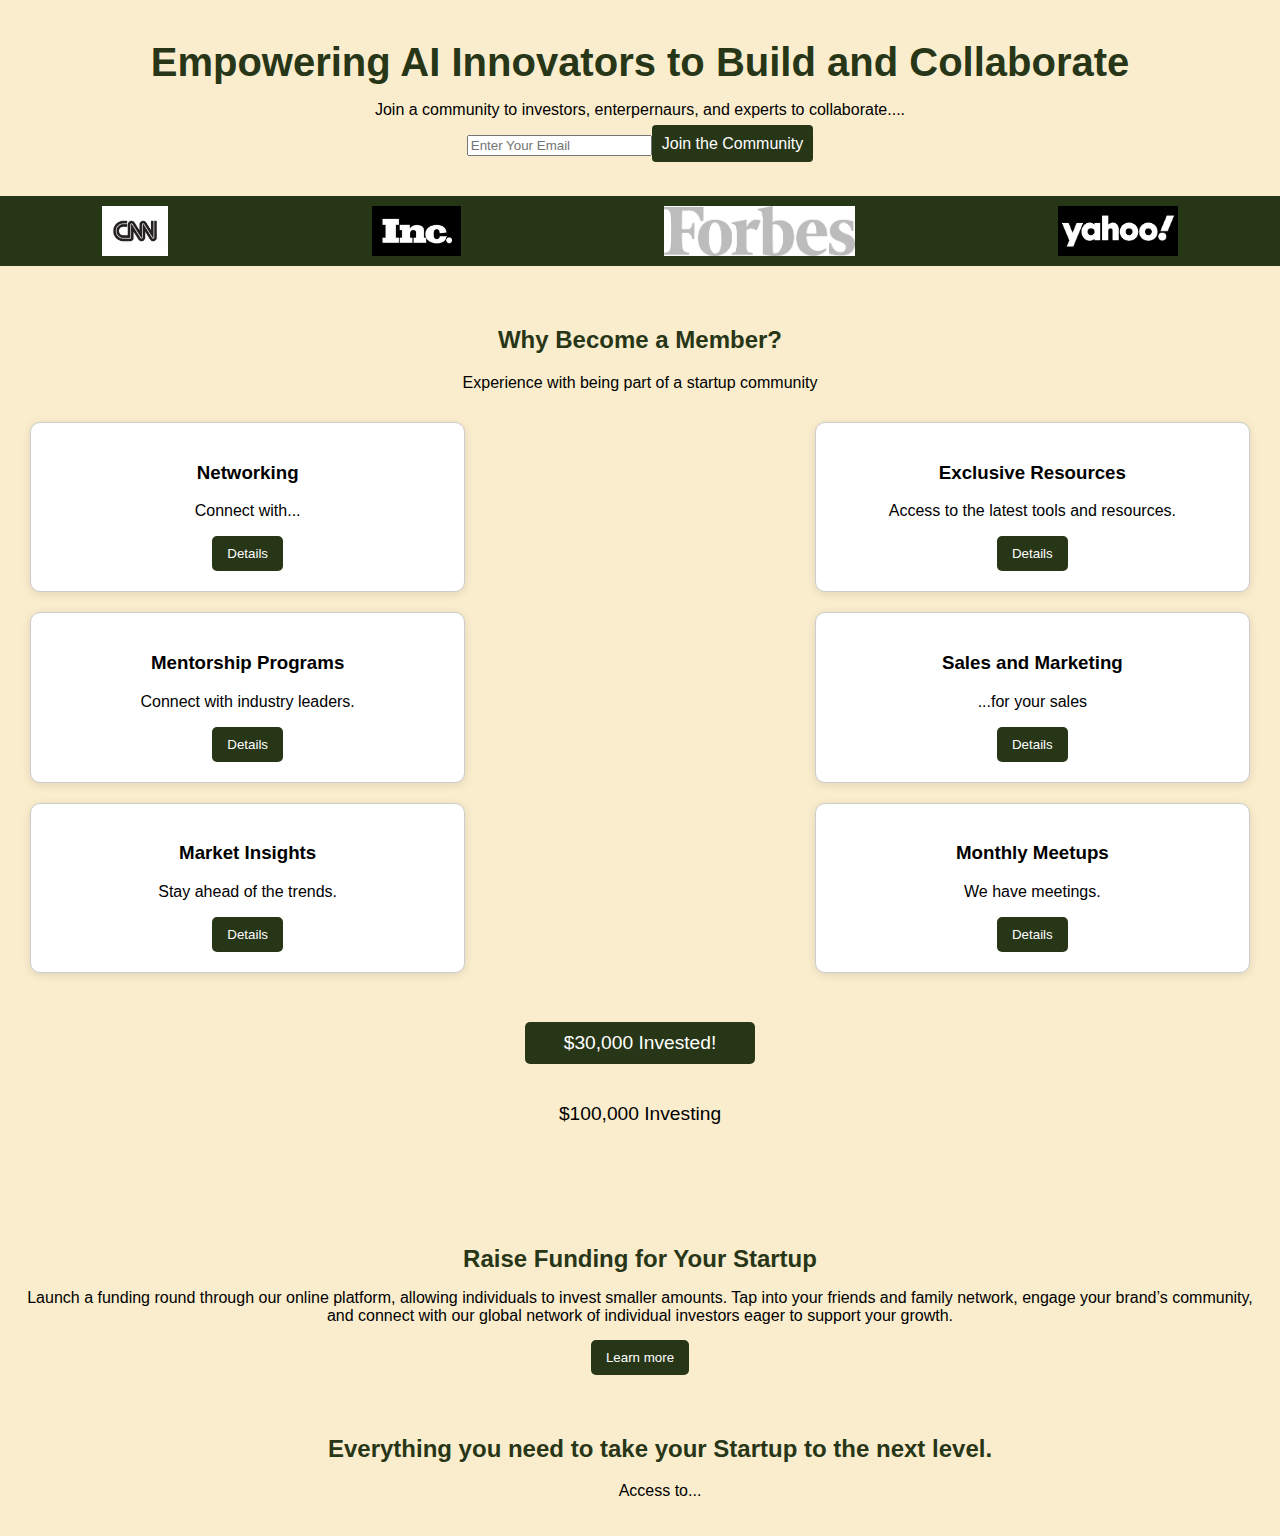
<file: reto landing page básico presentable/index.html>
<!DOCTYPE html>
<html lang="en">
<head>
    <meta charset="UTF-8">
    <meta name="viewport" content="width=device-width, initial-scale=1.0">
    <title>Empoderando Innovadores AI to Build and Collaborate</title>
    <link href="CSS/estilos.css" rel="stylesheet"/>
</head>
<body>
<header>
    <h1>Empowering AI Innovators to Build and Collaborate</h1>
    <p>Join a community to investors, enterpernaurs, and experts to collaborate....</p>
    <form id="formulario">
        <label for="email" class="clasecolor"></label>
        <input type="email" placeholder="Enter Your Email" id="email" name="email" required>
        <div>
        <a href="#" class="botonjoin">Join the Community</a>
    </div>
    </form>
</header>
<section class="barra">
    <img src="CSS/imagenes/945_cnn.jpg" alt="CNN">
    <img src="CSS/imagenes/inc.png" alt="Inc.">
    <img src="CSS/imagenes/forbes.png" alt="Forbes">
    <img src="CSS/imagenes/yahoo.png" alt="Yahoo">
</section>
<section>
    <h2>Why Become a Member?</h2>
    <p>Experience with being part of a startup community</p>
    <div class="tarjetamiembro">
        <div class="tarjeta">
            <h3>Networking</h3>
            <p>Connect with...</p>
            <button class="botondetails">Details</button>
        </div>
        <div class="tarjeta">
            <h3>Exclusive Resources</h3>
            <p>Access to the latest tools and resources.</p>
            <button class="botondetails">Details</button>
        </div>
        <div class="tarjeta">
            <h3>Mentorship Programs</h3>
            <p>Connect with industry leaders.</p>
            <button class="botondetails">Details</button>
        </div>
        <div class="tarjeta">
            <h3>Sales and Marketing</h3>
            <p>...for your sales</p>
            <button class="botondetails">Details</button>
        </div>
        <div class="tarjeta">
            <h3>Market Insights</h3>
            <p>Stay ahead of the trends.</p>
            <button class="botondetails">Details</button>
        </div>
        <div class="tarjeta">
            <h3>Monthly Meetups</h3>
            <p>We have meetings.</p>
            <button class="botondetails">Details</button>
        </div>
    </div>
    <div class="invinfo">
       <div id="ubicarboton">
        <p id="encolorverde">$30,000 Invested!</p>
    </div>
        <p>$100,000 Investing</p>
    </div>
</section>
<section class="abajitosection">
    <h2>Raise Funding for Your Startup</h2>
    <p>Launch a funding round through our online platform, allowing individuals to invest smaller amounts. Tap into your friends and family network, engage your brand’s community, and connect with our global network of individual investors eager to support your growth.</p>
    <button class="learnmore">Learn more</button>
</section>
<footer>
    <h2>Everything you need to take your Startup to the next level.</h2>
    <p>Access to...</p>
</footer>
</body>
</html>
</file>
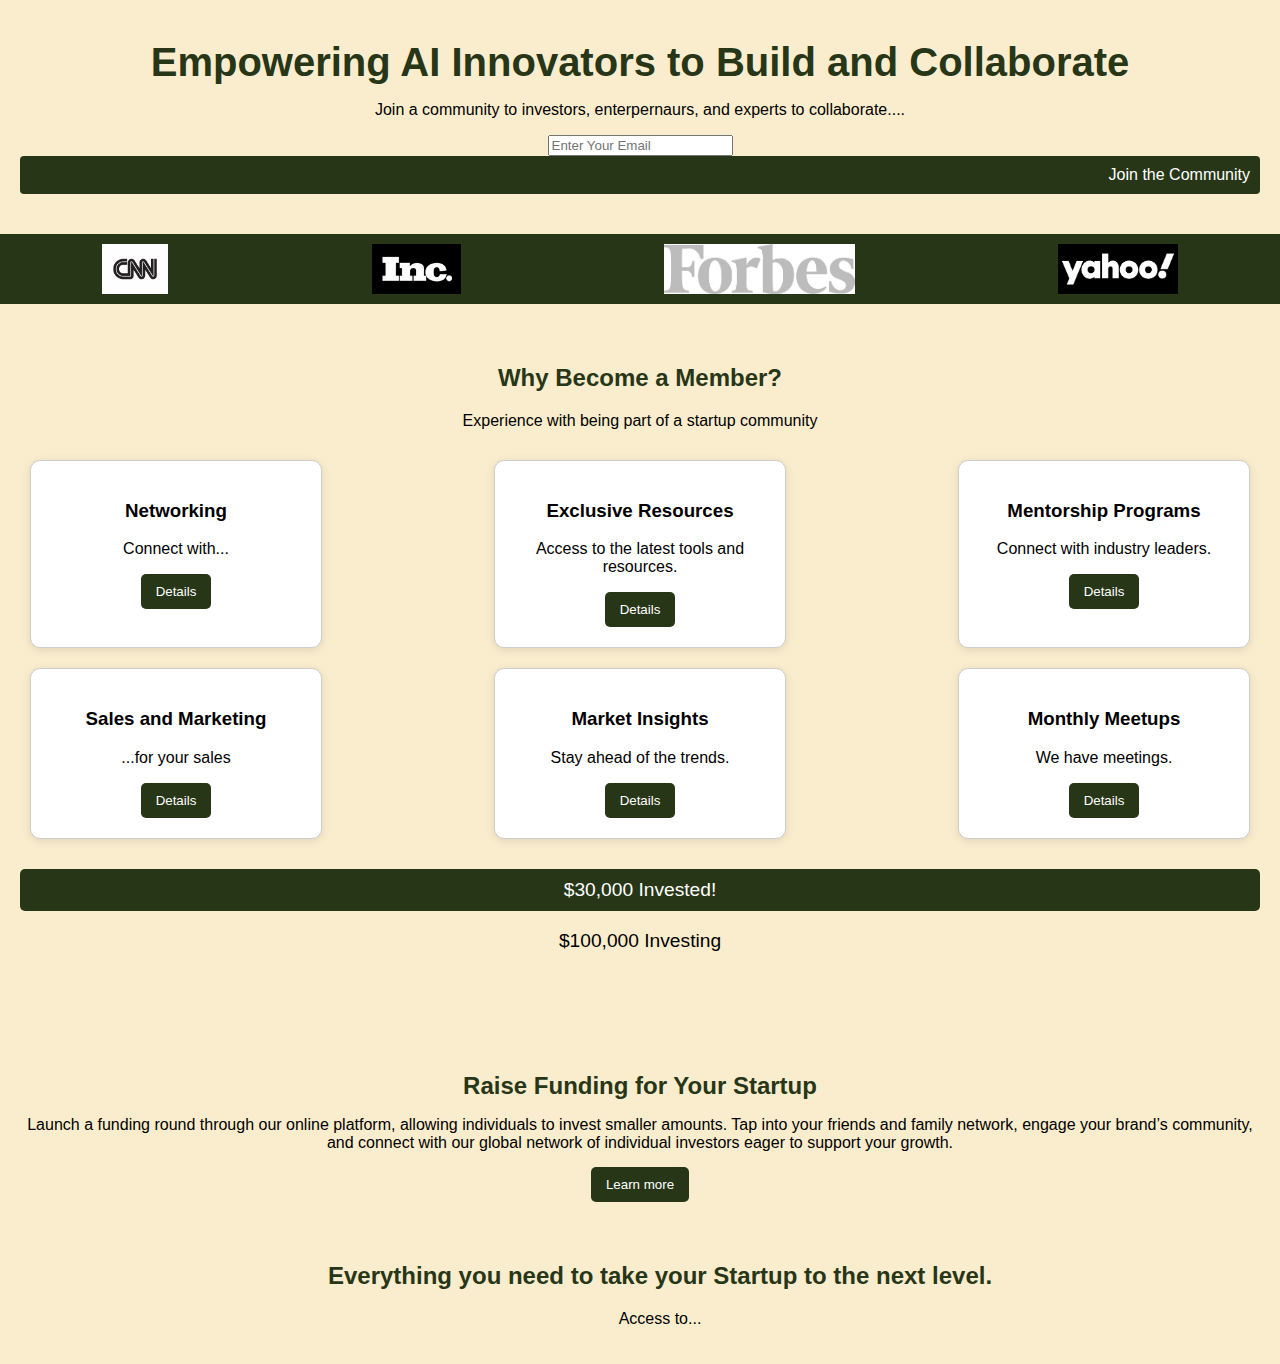
<file: reto landing page básico/index.html>
<!DOCTYPE html>
<html lang="en">
<head>
    <meta charset="UTF-8">
    <meta name="viewport" content="width=device-width, initial-scale=1.0">
    <title>Empoderando Innovadores AI to Build and Collaborate</title>
    <link href="CSS/estilos.css" rel="stylesheet"/>
</head>
<body>
<header>
    <h1>Empowering AI Innovators to Build and Collaborate</h1>
    <p>Join a community to investors, enterpernaurs, and experts to collaborate....</p>
    <form id="formulario">
        <label for="email" class="clasecolor"></label>
        <input type="email" placeholder="Enter Your Email" id="email" name="email" required>
        <a href="#" class="botonjoin">Join the Community</a>
    </form>
</header>
<section class="barra">
    <img src="CSS/imagenes/945_cnn.jpg" alt="CNN">
    <img src="CSS/imagenes/inc.png" alt="Inc.">
    <img src="CSS/imagenes/forbes.png" alt="Forbes">
    <img src="CSS/imagenes/yahoo.png" alt="Yahoo">
</section>
<section>
    <h2>Why Become a Member?</h2>
    <p>Experience with being part of a startup community</p>
    <div class="tarjetamiembro">
        <div class="tarjeta">
            <h3>Networking</h3>
            <p>Connect with...</p>
            <button class="botondetails">Details</button>
        </div>
        <div class="tarjeta">
            <h3>Exclusive Resources</h3>
            <p>Access to the latest tools and resources.</p>
            <button class="botondetails">Details</button>
        </div>
        <div class="tarjeta">
            <h3>Mentorship Programs</h3>
            <p>Connect with industry leaders.</p>
            <button class="botondetails">Details</button>
        </div>
        <div class="tarjeta">
            <h3>Sales and Marketing</h3>
            <p>...for your sales</p>
            <button class="botondetails">Details</button>
        </div>
        <div class="tarjeta">
            <h3>Market Insights</h3>
            <p>Stay ahead of the trends.</p>
            <button class="botondetails">Details</button>
        </div>
        <div class="tarjeta">
            <h3>Monthly Meetups</h3>
            <p>We have meetings.</p>
            <button class="botondetails">Details</button>
        </div>
    </div>
    <div class="invinfo">
        <p id="encolorverde">$30,000 Invested!</p>
        <p>$100,000 Investing</p>
    </div>
</section>
<section class="abajitosection">
    <h2>Raise Funding for Your Startup</h2>
    <p>Launch a funding round through our online platform, allowing individuals to invest smaller amounts. Tap into your friends and family network, engage your brand’s community, and connect with our global network of individual investors eager to support your growth.</p>
    <button class="learnmore">Learn more</button>
</section>
<footer>
    <h2>Everything you need to take your Startup to the next level.</h2>
    <p>Access to...</p>
</footer>
</body>
</html>
</file>
<file: reto landing page básico presentable/CSS/estilos.css>
body {
    font-family: Arial, sans-serif;
    margin: 0;
    padding: 0;
    background-color: #faedcd;
}
header {
    background-color: #faedcd;
    color: white;
    text-align: center;
    padding: 40px 20px;
}
h1 {
    color: #283618;
    font-size: 2.5em;
    margin: 0;
}
p{
    color: black;
}
h2{
    color: #283618;
}
.botonjoin {
    background-color: #283618;
    color: white;
    padding: 10px;
    text-decoration: none;
    border-radius: 4px;
    width: 80px;
}
form{
    display: flex;
    justify-content: center;
}
.barra {
    display: flex;
    justify-content: space-around;
    padding: 10px 0;
    background-color: #283618
}
.barra img {
    height: 50px;
    margin: 0 10px;
}
section {
    padding: 40px 20px;
    text-align: center;
}
.tarjetamiembro {
    display: flex;
    flex-wrap: wrap;
    justify-content: space-between;
    margin-top: 20px;
}
.tarjeta {
    background-color: white;
    border: 1px solid #ccc;
    border-radius: 10px;
    margin: 10px;
    padding: 20px;
    width: calc(33.33% - 20px);
    box-shadow: 0 2px 10px rgba(0, 0, 0, 0.1);
}
.botondetails {
    background-color: #283618;
    color: white;
    border: none;
    padding: 10px 15px;
    cursor: pointer;
    border-radius: 5px;
}
#encolorverde{
    width: 200px;
    background-color: #283618;
    color: white;
    border: none;
    padding: 10px 15px;
    cursor: pointer;
    border-radius: 5px;
}
#ubicarboton{
    display: flex;
    justify-content: center;
}
footer {
    background-color: #faedcd;
    color: faedcd;
    text-align: center;
    padding: 20px;
    position: relative;
    bottom: 0;
    width: 100%;
}
.invinfo {
    font-size: 1.2em;
    margin: 20px 0;
}
.abajitosection {
    background-color: #faedcd;
    padding: 20px;
    border-radius: 8px;
    margin-top: 20px;
}
.abajitosection h2 {
    margin-bottom: 10px;
}
.abajitosection p {
    margin-bottom: 15px;
}
.learnmore {
    background-color: #283618;
    color: white;
    padding: 10px 15px;
    border: none;
    border-radius: 5px;
    cursor: pointer;
}
</file>
<file: reto landing page básico/CSS/estilos.css>
body {
    font-family: Arial, sans-serif;
    margin: 0;
    padding: 0;
    background-color: #faedcd;
}
header {
    background-color: #faedcd;
    color: white;
    text-align: center;
    padding: 40px 20px;
}
h1 {
    color: #283618;
    font-size: 2.5em;
    margin: 0;
}
p{
    color: black;
}
h2{
    color: #283618;
}
.botonjoin {
    display: flex;
    justify-content: flex-end;
    background-color: #283618;
    color: white;
    padding: 10px;
    text-decoration: none;
    border-radius: 4px;
}
.barra {
    display: flex;
    justify-content: space-around;
    padding: 10px 0;
    background-color: #283618
}
.barra img {
    height: 50px;
    margin: 0 10px;
}
section {
    padding: 40px 20px;
    text-align: center;
}
.tarjetamiembro {
    display: flex;
    flex-wrap: wrap;
    justify-content: space-between;
    margin-top: 20px;
}
.tarjeta {
    background-color: white;
    border: 1px solid #ccc;
    border-radius: 10px;
    margin: 10px;
    padding: 20px;
    width: 250px;
    box-shadow: 0 2px 10px rgba(0, 0, 0, 0.1);
}
.botondetails {
    background-color: #283618;
    color: white;
    border: none;
    padding: 10px 15px;
    cursor: pointer;
    border-radius: 5px;
}
#encolorverde{
    background-color: #283618;
    color: white;
    border: none;
    padding: 10px 15px;
    cursor: pointer;
    border-radius: 5px;
}
footer {
    background-color: #faedcd;
    color: faedcd;
    text-align: center;
    padding: 20px;
    position: relative;
    bottom: 0;
    width: 100%;
}
.invinfo {
    font-size: 1.2em;
    margin: 20px 0;
}
.abajitosection {
    background-color: #faedcd;
    padding: 20px;
    border-radius: 8px;
    margin-top: 20px;
}
.abajitosection h2 {
    margin-bottom: 10px;
}
.abajitosection p {
    margin-bottom: 15px;
}
.learnmore {
    background-color: #283618;
    color: white;
    padding: 10px 15px;
    border: none;
    border-radius: 5px;
    cursor: pointer;
}
</file>
